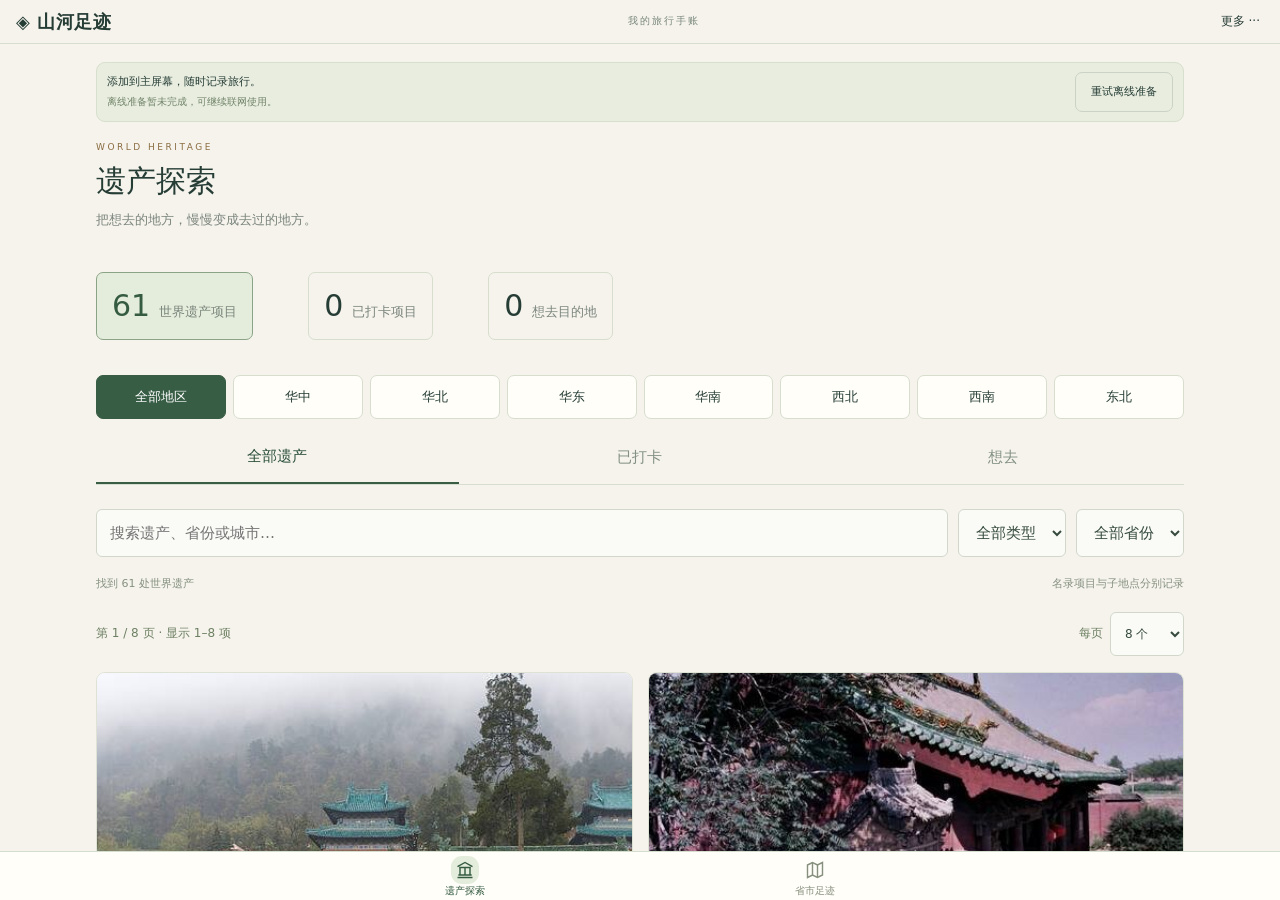
<file: index.html>
<!doctype html><html lang="zh-CN"><meta charset="utf-8"><meta name="viewport" content="width=device-width,initial-scale=1,viewport-fit=cover"><title>遗产探索 · 山河足迹</title><meta name="theme-color" content="#263d36"><meta name="apple-mobile-web-app-capable" content="yes"><meta name="apple-mobile-web-app-status-bar-style" content="default"><meta name="apple-mobile-web-app-title" content="山河足迹"><link rel="manifest" href="manifest.webmanifest"><link rel="apple-touch-icon" href="icons-apple-touch-icon.png"><link rel="stylesheet" href="style.css"><link rel="stylesheet" href="photos.css"><link rel="stylesheet" href="journal.css"><link rel="stylesheet" href="mobile.css"><link rel="stylesheet" href="responsive.css"><link rel="stylesheet" href="shell.css"><link rel="stylesheet" href="visit-photos.css"><link rel="stylesheet" href="app-frame.css"><link rel="stylesheet" href="visit-records.css"><body>
<header><a class="brand" href="./">◈ 山河足迹</a><span>我的旅行手账</span><details id="app-more"><summary aria-label="更多功能">更多 ···</summary><div class="more-menu"><button id="export" type="button">备份</button><label class="import">恢复<input id="import" type="file" accept="application/json" hidden></label><button id="install-help" type="button">使用说明</button><button id="offline-repair" type="button">重新准备离线资源</button></div></details></header>
<main id="app-content" tabindex="-1">
<section id="heritage-page" class="app-page" aria-labelledby="heritage-title">
<div class="page-heading"><span class="eyebrow">WORLD HERITAGE</span><h1 id="heritage-title">遗产探索</h1><p>把想去的地方，慢慢变成去过的地方。</p></div>
<div class="stats" id="stats" role="group" aria-label="遗产记录总览">
<button class="stat" type="button" data-overview-mode="all" aria-controls="results"><b id="stat-count-all"></b><span>世界遗产项目</span></button>
<button class="stat" type="button" data-overview-mode="done" aria-controls="results"><b id="stat-count-done"></b><span>已打卡项目</span></button>
<button class="stat" type="button" data-overview-mode="todo" aria-controls="results"><b id="stat-count-todo"></b><span>想去目的地</span></button>
</div>
<section class="heritage-browser" aria-label="世界遗产查询"><div id="regions" class="region-picker" role="group" aria-label="遗产地区"></div>
<article><nav id="heritage-modes" aria-label="遗产记录类型"><button class="tab active" data-mode="all">全部遗产</button><button class="tab" data-mode="done">已打卡</button><button class="tab" data-mode="todo">想去</button></nav>
<div id="filters"><input id="search" placeholder="搜索遗产、省份或城市…" aria-label="搜索"><select id="type" aria-label="遗产类型"><option value="">全部类型</option><option>文化遗产</option><option>自然遗产</option><option>双重遗产</option></select><select id="province" aria-label="省份"><option value="">全部省份</option></select></div>
<div id="heritage-location" class="heritage-location" hidden><span id="heritage-location-label"></span><button id="clear-location" type="button">清除城市条件</button></div>
<div class="result-head"><span id="count"></span><span>名录项目与子地点分别记录</span></div>
<div id="result-start" class="result-toolbar" tabindex="-1"><span id="page-range" role="status" aria-live="polite"></span><label for="page-size">每页 <select id="page-size" aria-label="每页遗产数量"><option value="8">8 个</option><option value="16">16 个</option><option value="32">32 个</option></select></label></div><div id="results"></div><div id="pagination" class="result-pagination" role="navigation" aria-label="遗产列表分页" hidden></div>
</article></section></section>
<section id="visits-page" class="app-page" aria-labelledby="visits-title" hidden>
<div class="page-heading"><span class="eyebrow">MY FOOTPRINTS</span><h1 id="visits-title">省市足迹</h1><p>每一次抵达，都值得记下来。</p></div>
<div id="visit-summary" class="visit-summary" role="status" aria-live="polite" aria-atomic="true"></div>
<section class="visit-browser" aria-label="省市到访记录">
<h2 class="section-label">按地区查看</h2><div id="visit-regions" class="region-picker" role="group" aria-label="到访记录地区"></div>
<div class="visit-filter-row"><label for="visit-status">到访状态</label><select id="visit-status"><option value="all">全部记录</option><option value="visited">已到访</option><option value="unvisited">未到访</option></select></div>
<p class="visit-instruction">点省名展开详情；勾选记录到访。省份与下级分别计数。</p>
<div id="provinces"></div>
</section></section>
<section id="visit-detail-page" class="app-page" aria-labelledby="visit-editor-title" hidden><div class="visit-editor-top"><button id="visit-editor-close" type="button">← 返回省市足迹</button><span>到访详情</span></div>
<div class="visit-editor-identity"><h1 id="visit-editor-title" tabindex="-1"></h1><p id="visit-editor-status"></p></div>
<div class="visit-editor-tabs" role="tablist" aria-label="省市记录详情"><button id="visit-tab-record" type="button" role="tab" data-visit-tab="record" aria-controls="visit-record-panel" aria-selected="true">日期与备注</button><button id="visit-tab-album" type="button" role="tab" data-visit-tab="album" aria-controls="visit-album-panel" aria-selected="false" tabindex="-1">照片 <span id="visit-album-count">0</span></button></div>
<section id="visit-record-panel" role="tabpanel" aria-labelledby="visit-tab-record"><form id="visit-editor-form"><div class="visit-dates-heading"><span>到访日期</span><span id="visit-dates-count">0 个日期</span></div><p class="visit-dates-help">可添加多次到访，按日期分别记录。</p><div id="visit-dates-list" class="visit-dates-list" aria-live="polite"></div><label class="visit-date-add-label" for="visit-date">新增到访日期</label><input id="visit-date" type="date"><label for="visit-date-note">本次到访备注 <span>选填，最多200字</span></label><textarea id="visit-date-note" maxlength="200" rows="2" placeholder="例如：和朋友徒步看日落。"></textarea><button id="visit-date-add" type="button">＋ 添加日期</button><label for="visit-note">地点备注 <span>选填，最多500字</span></label><textarea id="visit-note" maxlength="500" rows="3" placeholder="记录这个地方的整体印象。"></textarea><p class="visit-editor-help">保存日期和备注不会改变到访勾选状态。取消勾选也会保留这些内容及照片。</p><div class="visit-editor-actions"><button id="visit-editor-heritage" type="button">查看当地遗产 ↗</button><button class="primary" type="submit">保存全部记录</button></div></form></section>
<section id="visit-album-panel" role="tabpanel" aria-labelledby="visit-tab-album" hidden><div class="visit-album-intro"><p>把这座城的风景，留在自己的相册里。</p><button id="visit-photo-add" type="button"><span aria-hidden="true">＋</span> 添加照片</button><input id="visit-photo-files" type="file" accept="image/jpeg,image/png,image/webp,image/heic,image/heif" multiple hidden><p class="visit-album-help">每次最多6张，每张8MB以内。照片会压缩保存，仅本机可见。</p></div>
<form id="visit-photo-form" hidden><div class="visit-selection-heading"><strong id="visit-selection-count"></strong><button id="visit-photo-cancel" type="button">取消选择</button></div><div id="visit-photo-previews" class="visit-photo-grid"></div><label for="visit-photo-caption">这组照片的说明 <span>选填，保存后也可逐张修改</span></label><textarea id="visit-photo-caption" rows="2" maxlength="500" placeholder="例如：沿江散步时看到的晚霞。"></textarea><button class="primary" id="visit-photo-save" type="submit">保存照片</button></form>
<p id="visit-photo-status" role="status" aria-live="polite"></p><button id="visit-photo-retry" type="button" hidden>重新读取照片</button><div id="visit-photo-gallery" class="visit-photo-grid"></div><p class="visit-album-backup">照片随完整备份迁移，可在右上角“更多”中备份。</p></section></section>
<footer>资料来源：<a href="https://whc.unesco.org/en/statesparties/cn" target="_blank" rel="noopener">UNESCO 世界遗产中心 ↗</a> · 记录仅存本机，请定期备份。</footer>
</main>
<nav id="app-navigation" class="app-navigation" aria-label="主导航"><button type="button" data-app-page="heritage" aria-controls="heritage-page" aria-current="page"><span class="app-nav-icon"><svg viewBox="0 0 24 24" fill="none" stroke="currentColor" stroke-width="1.7" aria-hidden="true"><path d="m3 8 9-5 9 5M3 21h18M5 9h14M6 10v8m6-8v8m6-8v8M4 18h16"/></svg></span><span>遗产探索</span></button><button type="button" data-app-page="visits" aria-controls="visits-page"><span class="app-nav-icon"><svg viewBox="0 0 24 24" fill="none" stroke="currentColor" stroke-width="1.7" aria-hidden="true"><path d="m3 6 6-3 6 3 6-3v15l-6 3-6-3-6 3V6Z"/><path d="M9 3v15m6-12v15"/></svg></span><span>省市足迹</span></button></nav>
<div id="toast" role="status"></div>
<dialog id="visit-photo-viewer" aria-labelledby="visit-photo-viewer-title"><div class="visit-editor-top"><span id="visit-photo-viewer-title">省市照片</span><button id="visit-photo-viewer-close" type="button" aria-label="关闭省市照片">✕</button></div><img id="visit-photo-full" alt=""><form id="visit-photo-caption-form"><p id="visit-photo-saved-date"></p><label for="visit-photo-edit-caption">照片说明 <span>选填，最多500字</span></label><textarea id="visit-photo-edit-caption" rows="3" maxlength="500"></textarea><div class="visit-editor-actions"><button id="visit-photo-delete" class="visit-photo-delete" type="button">删除照片</button><button type="submit" class="primary">保存说明</button></div></form><div id="visit-photo-delete-confirm" role="alert" hidden><p>删除这张照片？此操作无法撤销。</p><div><button id="visit-photo-delete-cancel" type="button">保留照片</button><button id="visit-photo-delete-confirm-button" type="button" class="visit-photo-delete">确认删除</button></div></div></dialog>
<dialog id="photo-dialog" aria-labelledby="photo-title"><button id="photo-close" aria-label="关闭大图">✕</button><img id="photo-full" alt=""><div class="photo-detail"><div id="photo-caption"></div><h2 id="photo-title"></h2><p id="photo-intro"></p><a id="photo-credit" target="_blank" rel="noopener"></a><div id="photo-cover-tools"></div><p class="photo-note">照片展示遗产的代表性地点，系列遗产不代表所有组成部分。</p></div></dialog><script src="data.js"></script><script src="intros.js"></script><script src="photos.js"></script><script src="divisions.js"></script><script src="visit-model.js"></script><script src="visits.js"></script><script src="app.js"></script><script src="mobile-store.js"></script><script src="journal.js"></script><script src="mobile.js"></script><script src="covers.js"></script><script src="shell.js"></script><script src="visit-photos.js"></script><script src="offline.js"></script></body></html>
</file>
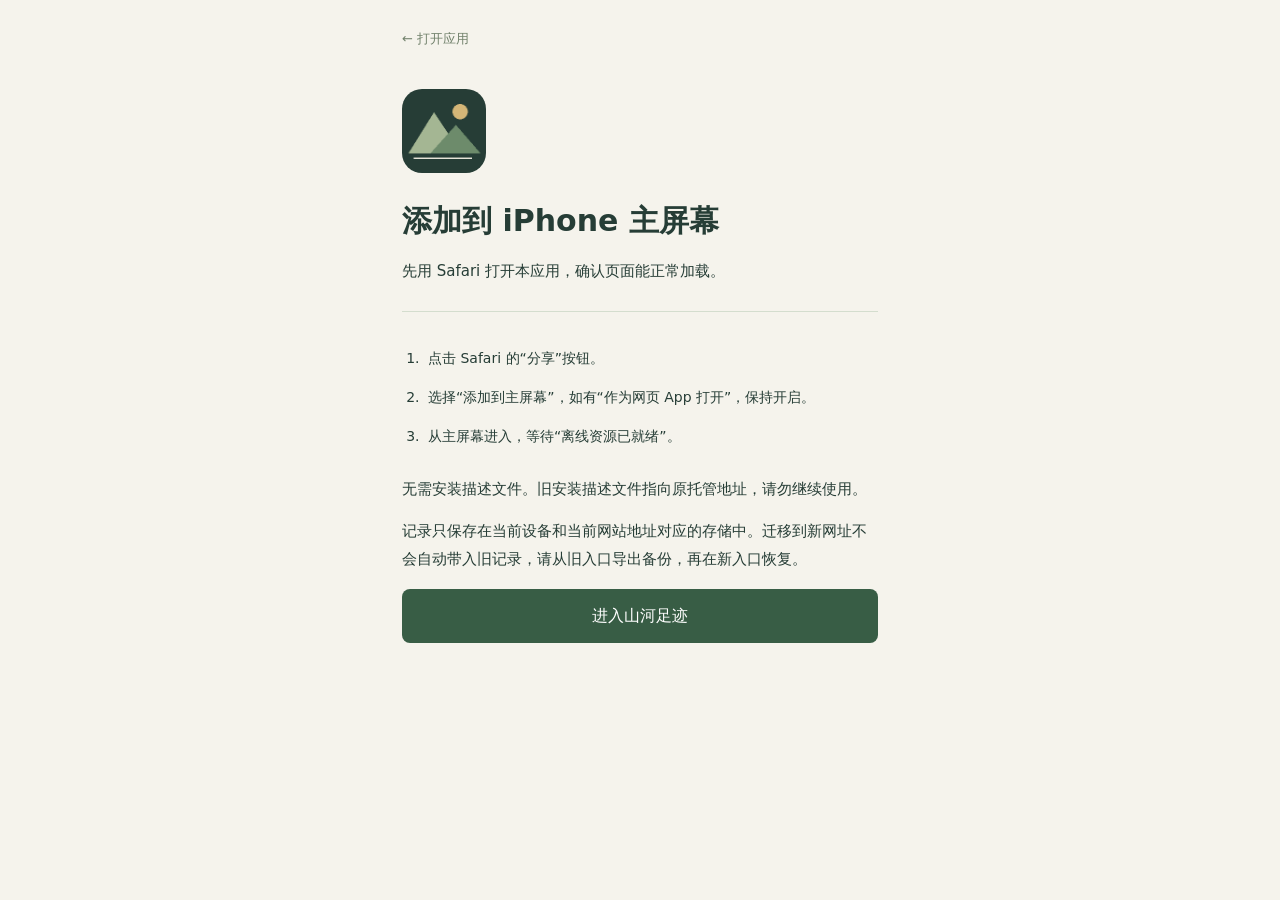
<file: install.html>
<!doctype html><html lang="zh-CN"><head><meta charset="utf-8"><meta name="viewport" content="width=device-width,initial-scale=1,viewport-fit=cover"><title>山河足迹 · 手机安装说明</title><link rel="stylesheet" href="install.css"></head><body><main><a href="./" class="back">← 打开应用</a><img class="icon" src="icons-apple-touch-icon.png" alt="山河足迹" width="84" height="84"><h1>添加到 iPhone 主屏幕</h1><p>先用 Safari 打开本应用，确认页面能正常加载。</p><section><ol><li>点击 Safari 的“分享”按钮。</li><li>选择“添加到主屏幕”，如有“作为网页 App 打开”，保持开启。</li><li>从主屏幕进入，等待“离线资源已就绪”。</li></ol></section><p>无需安装描述文件。旧安装描述文件指向原托管地址，请勿继续使用。</p><p>记录只保存在当前设备和当前网站地址对应的存储中。迁移到新网址不会自动带入旧记录，请从旧入口导出备份，再在新入口恢复。</p><a class="primary" href="./">进入山河足迹</a></main></body></html>
</file>
<file: style.css>
*{box-sizing:border-box}body{margin:0;background:#f5f3ec;color:#263d36;font:15px/1.65 system-ui,"Microsoft Yahei",sans-serif}button,input,select{font:inherit}button,a,label{ -webkit-tap-highlight-color:transparent}button{cursor:pointer}header{display:flex;align-items:center;gap:24px;padding:23px 5%;border-bottom:1px solid #d8ddd2}.brand{font-size:23px;font-weight:750;color:inherit;text-decoration:none}header>span{font-size:11px;letter-spacing:2px;color:#78867a;margin-right:auto}button,.import{border:1px solid #cbd2c6;border-radius:7px;background:transparent;padding:8px 15px;color:inherit;cursor:pointer}main{max-width:1440px;margin:auto;padding:55px 5% 25px}.eyebrow{font-size:12px;letter-spacing:3px;color:#8a6c41}h1{font-family:Georgia,"Songti SC",SimSun,serif;font-size:56px;line-height:1.22;font-weight:500;margin:18px 0}h1 em{font-style:normal;color:#899b78}.intro{color:#748078}.stats{display:flex;gap:55px;padding:24px 0 35px}.stat b{font-size:30px;font-weight:500;margin-right:9px}.stat span{color:#7b857c;font-size:13px}.workspace{display:grid;grid-template-columns:205px 1fr;border-top:1px solid #cbd2c6;gap:36px}aside{padding-top:22px}h3{font-size:13px;letter-spacing:1px}aside p{font-size:11px;color:#7b857c}aside button{display:block;width:100%;text-align:left;border:0;margin:3px 0}aside button.active{background:#e1e8da;color:#35583d;font-weight:600}hr{border:0;border-top:1px solid #d8ddd2;margin:22px 0}#provinces{display:grid;grid-template-columns:repeat(3,minmax(0,1fr));gap:6px}#provinces label{display:flex;align-items:center;gap:4px;min-height:34px;min-width:0;padding:7px 4px;font-size:12px;line-height:20px;white-space:nowrap;background:#ebece3;border-radius:4px;cursor:pointer}#provinces input[type=checkbox]{flex:0 0 14px;width:14px;height:14px;margin:0}#provinces label:focus-within{outline:2px solid #446647;outline-offset:2px}input[type=checkbox]{accent-color:#446647}nav{display:flex;gap:25px;border-bottom:1px solid #d8ddd2}nav button{border:0;border-radius:0;padding:23px 0 17px;color:#839083}nav button.active{color:#2c503a;border-bottom:2px solid #395d42}#filters{display:flex;gap:10px;margin:24px 0 15px}#search{min-width:100px;flex:1}input:not([type=checkbox]),select{border:1px solid #d1d8cb;background:#fafbf6;border-radius:6px;padding:11px 13px;color:#364b3e}select{max-width:160px}.result-head{display:flex;justify-content:space-between;color:#859080;font-size:11px;margin:18px 0}#results{display:grid;grid-template-columns:repeat(2,minmax(0,1fr));gap:15px}.card{background:#fffef9;border:1px solid #dee2d5;border-radius:9px;padding:22px;display:flex;flex-direction:column;min-height:225px}.card h2{font-family:Georgia,"Songti SC",SimSun,serif;font-size:21px;line-height:1.5;font-weight:600;margin:12px 0 7px}.tag{font-size:10px;letter-spacing:1px;color:#6e8063}.card p{font-size:12px;color:#899081;margin:0 0 15px}.card .actions{margin-top:auto;display:flex;align-items:center;gap:8px}.card button{font-size:12px;padding:5px 10px}.card button.on{background:#385d45;color:white;border-color:#385d45}.card a{margin-left:auto;font-size:11px;color:#8b987d}.components{border-top:1px dashed #dce0d2;padding-top:10px;margin-top:14px;display:flex;flex-wrap:wrap;gap:9px;font-size:11px}.notes{grid-column:1/-1;background:#fffef9;padding:25px;border-radius:8px}.notes h2{font-size:20px}.notes li{margin-bottom:12px}.empty{padding:50px;grid-column:1/-1;color:#7b857c;text-align:center}footer{margin-top:40px;padding-top:15px;border-top:1px solid #d8ddd2;color:#8a9386;font-size:11px}footer a{color:inherit}#toast{position:fixed;bottom:25px;left:50%;transform:translateX(-50%);background:#294b37;color:white;border-radius:7px;padding:10px 22px;display:none}@media(max-width:850px){main{padding-top:30px}.workspace{grid-template-columns:1fr;gap:10px}aside{padding-top:10px}#regions{display:flex;overflow:auto}aside button{width:auto;white-space:nowrap}aside hr,aside h3,aside p,#provinces{display:none}h1{font-size:43px}.stats{gap:20px}header{gap:10px}header>span{display:none}.brand{margin-right:auto}nav{gap:20px}#filters{flex-wrap:wrap}#search{flex-basis:100%}#results{grid-template-columns:1fr}.stat b{font-size:25px}}
</file>
<file: photos.css>
.card{overflow:hidden}.heritage-photo{margin:-22px -22px 18px}.card .photo-open{display:block;position:relative;width:100%;padding:0;border:0;border-radius:0;background:#e0e5d9;overflow:hidden;aspect-ratio:8/5}.photo-open img{display:block;width:100%;height:100%;object-fit:cover;transition:transform .3s ease}.photo-open:hover img{transform:scale(1.035)}.photo-open:focus-visible{outline:3px solid #35583d;outline-offset:-4px}.photo-hint{position:absolute;right:12px;bottom:12px;background:#183b2cbb;color:#fff;padding:4px 10px;border-radius:5px;font-size:11px;backdrop-filter:blur(4px)}.heritage-photo figcaption{padding:8px 14px 0;display:flex;flex-wrap:wrap;gap:3px 10px;font-size:10px;color:#7b857c;line-height:1.5}.heritage-photo figcaption>span{flex:1}.heritage-photo figcaption a{margin-left:0;font-size:10px}.card p.heritage-intro{color:#5f7061;font-size:13px;line-height:1.9;margin:0 0 20px}.photo-unavailable{color:#5f7061;font-size:13px}.photo-unavailable[hidden]{display:none}#photo-dialog{padding:0;border:0;border-radius:12px;max-width:950px;width:calc(100% - 32px);max-height:90vh;background:#fffef9;color:#263d36;box-shadow:0 20px 80px #0005;overflow:auto}#photo-dialog::backdrop{background:#10251fbd;backdrop-filter:blur(4px)}#photo-close{position:absolute;right:14px;top:14px;z-index:1;background:#fffef9ee;border:0;border-radius:50%;width:38px;height:38px;padding:0;color:#263d36}#photo-full{display:block;width:100%;max-height:62vh;object-fit:contain;background:#192b24}.photo-detail{padding:22px 28px}.photo-detail h2{font-size:25px;margin:6px 0 10px}.photo-detail p{font-size:14px;line-height:1.9}.photo-detail #photo-caption{font-size:12px;color:#84917f}.photo-detail a{font-size:12px;color:#59794c}.photo-detail p.photo-note{font-size:11px;color:#84917f;margin-bottom:0}@media(prefers-reduced-motion:reduce){.photo-open img{transition:none}}@media(max-width:600px){.photo-detail{padding:18px}.photo-detail h2{font-size:21px}.heritage-photo figcaption{font-size:10px}}
.cover-tools{display:flex;align-items:center;flex-wrap:wrap;gap:8px;padding:10px 14px 0}.cover-tools button{min-height:44px;padding:8px 12px;font-size:12px;line-height:1.5;border:1px solid #cbd5c1;border-radius:7px;background:#f5f6ee;color:#385d45}.cover-tools button:disabled{opacity:.55;cursor:wait}.cover-tools>span,.cover-personal-note{font-size:11px;color:#73816d}.travel-cover-block{min-width:0}.travel-cover-block .cover-tools,#photo-cover-tools .cover-tools{padding-left:0;padding-right:0}.travel-cover-block .travel-cover{display:block}.cover-tools button:focus-visible{outline:2px solid #385d45;outline-offset:2px}
</file>
<file: journal.css>
.card h2 a{font:inherit;color:inherit;text-decoration:none}.card h2 a:hover{text-decoration:underline;text-underline-offset:5px}.card .detail-open{display:block;text-align:center;color:#385d45;background:#edf1e6;border-radius:5px;padding:9px;margin:17px 0 0;font-size:13px;text-decoration:none}.travel-top{display:flex;align-items:center;justify-content:space-between;padding:16px 25px;background:#fffef9;position:sticky;top:0;z-index:2;border-bottom:1px solid #dce2d5;font-size:12px}.travel-top button{font-size:12px}#travel-heading{display:grid;grid-template-columns:260px 1fr;gap:28px;padding:28px}.travel-cover{width:100%;height:210px;object-fit:cover;border-radius:8px}#travel-heading h2{font:600 28px/1.5 Georgia,SimSun,serif;margin:8px 0}#travel-heading p{font-size:14px}#travel-heading a{color:#7b8b70;font-size:11px}.travel-tabs{display:flex;gap:25px;margin:0 28px;border-bottom:1px solid #cbd2c6}.travel-tabs button{border:0;border-radius:0;padding:12px 5px}.travel-tabs .active{border-bottom:2px solid #385d45;font-weight:600}#travel-status,#travel-retry{margin:15px 28px;font-size:12px;color:#697961}.travel-panel{padding:0 28px 28px}.travel-panel[hidden]{display:none}.travel-panel form{background:#fffef9;border:1px solid #dce2d5;border-radius:8px;padding:22px}.travel-panel label{display:block;font-size:14px;margin-bottom:8px;font-weight:600}.travel-panel textarea,.travel-panel input:not([type=checkbox]){width:100%;border:1px solid #cbd2c6;background:#fafbf6;padding:12px;border-radius:6px;color:#263d36;font:inherit;margin-bottom:14px}.travel-panel textarea{min-height:115px;resize:vertical}#journal-body-input{min-height:280px;line-height:1.9}.form-bottom{display:flex;flex-wrap:wrap;gap:12px;align-items:center}.form-bottom span{font-size:11px;color:#859080;margin-right:auto}.primary{background:#385d45;color:white;border-color:#385d45}button:disabled{opacity:.6;cursor:wait}.travel-panel>h3{font-size:16px;margin-top:25px}.travel-entry{padding:20px;background:#fffef9;border:1px solid #dce2d5;border-radius:8px;margin:12px 0}.travel-entry time{font-size:11px;color:#859080}.travel-entry h3{font-size:18px}.preserve-lines{white-space:pre-wrap;overflow-wrap:anywhere;line-height:1.9;font-size:14px}.field-help,.travel-empty,.travel-private{font-size:12px;color:#859080}.travel-private{margin:0 28px 20px}#travel-gallery{display:grid;grid-template-columns:repeat(3,minmax(0,1fr));gap:15px}#travel-gallery figure{margin:0;background:#fffef9;border-radius:7px;overflow:hidden}#travel-gallery button{width:100%;padding:0;border:0;display:block}#travel-gallery img{display:block;width:100%;height:210px;object-fit:cover}#travel-gallery figcaption{padding:10px;font-size:12px;overflow-wrap:anywhere}#photo-preview{display:flex;gap:8px;flex-wrap:wrap;margin-bottom:12px}#photo-preview img{width:90px;height:75px;object-fit:cover;border-radius:5px}#upload-status{font-size:12px;color:#697961}.travel-empty{grid-column:1/-1;padding:20px;text-align:center}@media(max-width:650px){#travel-heading{grid-template-columns:1fr;padding:18px;gap:12px}.travel-cover{height:180px}#travel-heading h2{font-size:23px}.travel-top{padding:12px 18px}.travel-tabs{margin:0 18px}.travel-panel{padding:0 18px 18px}.travel-panel form{padding:15px}#travel-status{margin:14px 18px}#travel-gallery{grid-template-columns:repeat(2,minmax(0,1fr))}#travel-gallery img{height:150px}.travel-private{margin:0 18px 20px}}

#travel-page{min-width:0;max-width:960px;margin-inline:auto}
#travel-page .travel-top{position:static;min-height:44px;height:auto;padding:0 12px;border:1px solid #dce2d5;border-radius:10px}
#travel-close{border:0;padding:6px 0;color:#385d45;min-height:44px}
#travel-title:focus{outline:none}
#travel-page input,#travel-page textarea{min-width:0;max-width:100%;scroll-margin-block:0}
@media(max-width:850px){
 #travel-page #travel-heading{padding-inline:0}
 #travel-page .travel-tabs{padding-inline:0}
 #travel-page .travel-panel{padding-inline:0}
 #travel-page #travel-status,#travel-page #travel-retry,#travel-page .travel-private{margin-inline:0}
}
</file>
<file: mobile.css>
html{padding:env(safe-area-inset-top) env(safe-area-inset-right) env(safe-area-inset-bottom) env(safe-area-inset-left);-webkit-text-size-adjust:100%}body{overscroll-behavior-y:none}button,.import,select,input{touch-action:manipulation}button,.import{min-height:44px}header{gap:10px;padding:14px 5%}.install-card{display:flex;gap:16px;justify-content:space-between;align-items:center;max-width:1296px;margin:16px auto 0;padding:16px 22px;background:#e8eddf;border:1px solid #d7dfcd;border-radius:9px;font-size:12px}.install-card p{margin:5px 0}.install-card button{white-space:nowrap;font-size:12px}.install-card #mobile-cache-status{font-size:11px;color:#718368}#mobile-provinces-toggle{display:none}#mobile-help{width:min(540px,calc(100% - 30px));max-height:86dvh;padding:24px;border:0;border-radius:12px;background:#fffef9;color:#263d36}#mobile-help::backdrop{background:#18352cbb}#help-close{float:right;border:0}#mobile-help p,#mobile-help li{font-size:14px;line-height:1.9}#mobile-help li{margin:12px 0}#mobile-help h2{font-size:23px}#mobile-help h3{font-size:16px}.travel-panel textarea,.travel-panel input:not([type=checkbox]){font-size:16px}#photo-dialog{max-height:calc(100dvh - env(safe-area-inset-top) - env(safe-area-inset-bottom) - 16px)}#toast{max-width:90%;font-size:13px;text-align:center;bottom:calc(20px + env(safe-area-inset-bottom));z-index:5}@media(max-width:850px){.install-card{margin:12px 5% 0;padding:12px;gap:8px;align-items:flex-start}.brand{font-size:20px}header .import,header button{padding:7px 11px;font-size:13px}main{padding-top:25px}h1{font-size:38px}#search,select{font-size:16px;min-height:46px}.stats{justify-content:space-between;gap:8px}.stat b{font-size:26px}.stat span{font-size:11px}.workspace{min-width:0}article{min-width:0}nav{gap:22px}#regions button{padding:9px 12px}#regions{padding-bottom:8px}aside{display:flex;flex-direction:column}#mobile-provinces-toggle{display:block;width:auto;align-self:flex-start;font-size:12px;margin:2px 0 12px;border:1px solid #d1d8cb}.show-provinces #provinces{display:grid;grid-template-columns:repeat(4,minmax(0,1fr));gap:8px;padding-bottom:15px}#provinces label{min-height:40px;padding:9px 6px;gap:6px}.card .actions{flex-wrap:wrap;gap:10px}.card .actions button{padding:8px 12px}.card .detail-open{padding:12px;margin-top:14px}.card h2{font-size:23px}.result-head>span:last-child{max-width:48%;text-align:right}.travel-top{gap:10px}.travel-top button{white-space:nowrap}.travel-tabs{gap:30px}.travel-panel form{padding:16px}#travel-files{padding:9px}#travel-gallery img{height:145px}#journal-body-input{min-height:240px}.photo-detail{padding-bottom:calc(20px + env(safe-area-inset-bottom))}}@media(max-width:360px){header{padding:10px 4%}.brand{font-size:18px}.install-card{display:block}.install-card button{margin-top:7px}.stats .stat span{display:block}.show-provinces #provinces{grid-template-columns:repeat(3,minmax(0,1fr))}}
</file>
<file: responsive.css>
[hidden]{display:none!important}html{-webkit-text-size-adjust:100%}body{overflow-wrap:break-word}header .import{display:inline-flex;align-items:center;justify-content:center}.install-copy{min-width:0}.install-actions{display:flex;align-items:center;gap:6px;flex-shrink:0}.install-card p{margin:3px 0}
@media(max-width:850px){
 html{padding:0 env(safe-area-inset-right) 0 env(safe-area-inset-left)}body{padding-bottom:env(safe-area-inset-bottom)}
 header{position:sticky;top:0;z-index:10;display:grid;grid-template-columns:minmax(0,1fr) auto auto;gap:8px;align-items:center;padding:calc(10px + env(safe-area-inset-top)) 16px 10px;background:#f5f3ecf5;backdrop-filter:blur(14px)}
 header>span{display:none}.brand{font-size:21px;line-height:1.3;margin:0;white-space:nowrap;letter-spacing:1px}header button,header .import{font-size:13px;padding:8px 12px;min-width:54px;min-height:44px;line-height:1.4}
 .install-card{display:flex;margin:10px 16px 0;padding:10px 12px;gap:10px;align-items:center;border-radius:8px}.install-instruction{font-size:12px;line-height:1.6}.install-card button{padding:7px 10px}#mobile-cache-status{font-size:11px;line-height:1.6;color:#526a4c;overflow-wrap:anywhere}
 main{padding:20px 16px 24px;max-width:680px}.eyebrow{display:none}h1{font-size:clamp(23px,6.2vw,31px);line-height:1.35;margin:0 0 7px;letter-spacing:1px}h1 br{display:none}.intro{font-size:12px;line-height:1.8;color:#748078}
 .stats{display:grid;grid-template-columns:repeat(3,minmax(0,1fr));gap:8px;padding:16px 0 18px}.stat{padding:11px 8px;background:#ebece3;border-radius:8px;text-align:center}.stat b{display:block;font-size:26px;line-height:1.2;margin:0 0 4px;font-variant-numeric:tabular-nums}.stat span{display:block;font-size:11px;line-height:1.4;white-space:nowrap}
 .workspace{display:block;min-width:0;border-top:0}aside{display:flex;flex-direction:column;padding-top:0;min-width:0}aside hr,aside h3,aside p{display:none}
 #regions{display:grid;grid-template-columns:repeat(4,minmax(0,1fr));gap:6px;overflow:visible;padding:0;margin:0}#regions button{width:100%;min-width:0;min-height:44px;margin:0;padding:8px 4px;border:1px solid #d7dece;border-radius:7px;text-align:center;font-size:13px;background:#fffef9;white-space:nowrap}#regions button.active{background:#385d45;border-color:#385d45;color:#fff}
 #mobile-provinces-toggle{display:block;width:100%;align-self:stretch;min-height:44px;text-align:center;font-size:12px;margin:8px 0 10px;border:1px dashed #cbd5c1;border-radius:7px;color:#65785e}#provinces{display:none}.show-provinces #provinces{display:grid;grid-template-columns:repeat(4,minmax(0,1fr));gap:6px;padding:8px 0}#provinces label{min-height:44px;justify-content:flex-start;gap:6px;padding:8px 5px;font-size:12px}#provinces input[type=checkbox]{width:18px;height:18px;flex-basis:18px}
 article{min-width:0}article>nav{display:grid;grid-template-columns:repeat(3,minmax(0,1fr));gap:0;align-items:stretch;border-bottom:1px solid #cbd2c6}article>nav button{padding:13px 3px 12px;min-width:0;min-height:48px;white-space:nowrap;font-size:13px;line-height:1.5}
 #filters{display:grid;grid-template-columns:repeat(2,minmax(0,1fr));gap:8px;margin:16px 0 10px}#search{grid-column:1/-1;width:100%;min-width:0;max-width:none}#filters select{width:100%;min-width:0;max-width:none}#search,#filters select{font-size:16px;min-height:48px;padding:11px 12px;line-height:1.5;border-radius:8px}
 .result-head{margin:14px 0 12px;gap:12px;align-items:center;font-size:11px;line-height:1.6}.result-head>span:last-child{max-width:52%;text-align:right}#results{grid-template-columns:minmax(0,1fr);gap:16px}
 .card{padding:16px;min-width:0;border-radius:12px}.heritage-photo{margin:-16px -16px 14px}.card .photo-open{aspect-ratio:16/10}.heritage-photo figcaption{display:flex;flex-direction:column;align-items:flex-start;gap:3px;padding:8px 14px 0;overflow-wrap:anywhere}.heritage-photo figcaption a{margin:0;line-height:1.6}.card h2{font-size:21px;line-height:1.55;margin:9px 0 7px;overflow-wrap:anywhere}.card p{line-height:1.7}.card p.heritage-intro{font-size:13px;line-height:1.9;margin-bottom:16px}
 .card .actions{display:grid;grid-template-columns:repeat(2,minmax(0,1fr));gap:8px;align-items:center}.card .actions button{min-width:0;width:100%;font-size:14px;min-height:44px;padding:9px 6px}.card .actions>a{grid-column:1/-1;justify-self:end;font-size:12px;line-height:44px;min-height:44px;margin:0}.card .detail-open{min-height:48px;display:flex;align-items:center;justify-content:center;width:100%;margin:12px 0 0;padding:12px 8px;font-size:14px;line-height:1.6;background:#385d45;color:white;border-radius:7px}
 .components{gap:7px}.components label{display:inline-flex;align-items:center;gap:6px;min-height:44px;padding:6px 9px;border-radius:5px;background:#f0f2e9;font-size:12px;line-height:1.6}.components input[type=checkbox]{width:18px;height:18px;margin:0;flex:0 0 18px}.notes{padding:18px;min-width:0;font-size:13px;line-height:1.9;overflow-wrap:anywhere}.notes ul{padding-left:20px}footer{font-size:11px;line-height:1.9;margin-top:28px;padding-top:16px}
 #photo-dialog{position:fixed;inset:0 auto auto 0;width:100%;max-width:100%;height:100vh;height:var(--mobile-dialog-height,100dvh);max-height:100vh;max-height:var(--mobile-dialog-height,100dvh);margin:0;border:0;border-radius:0;padding:0;overscroll-behavior:contain;scroll-padding-top:calc(132px + env(safe-area-inset-top));scroll-padding-bottom:calc(24px + env(safe-area-inset-bottom))}
 .travel-top{position:sticky;top:0;z-index:4;height:calc(64px + env(safe-area-inset-top));padding:calc(10px + env(safe-area-inset-top)) 16px 10px;gap:8px;background:#fffef9}.travel-top>span{font-size:11px;min-width:0}.travel-top button{white-space:nowrap;padding:8px 12px;min-height:44px;font-size:13px;flex-shrink:0}
 #travel-heading{grid-template-columns:minmax(0,1fr);padding:16px;gap:12px}.travel-cover{width:100%;height:190px;border-radius:8px}#travel-heading .eyebrow{display:block;font-size:11px;letter-spacing:1px}#travel-heading h2{font-size:23px;line-height:1.5;overflow-wrap:anywhere;margin:7px 0 8px}#travel-heading p{font-size:13px;line-height:1.85;margin:5px 0}
 .travel-tabs{display:grid;grid-template-columns:repeat(3,minmax(0,1fr));margin:0;padding:0 16px;gap:8px;background:#f5f3ec}.travel-tabs button{padding:13px 4px;min-height:50px;text-align:center;font-size:15px}#travel-status,#travel-retry{margin:12px 16px;font-size:12px;line-height:1.8;overflow-wrap:anywhere}
 .travel-panel{padding:0 16px 20px;min-width:0}.travel-panel form{padding:14px;min-width:0;border-radius:10px}.travel-panel label{font-size:14px;margin-bottom:8px}.travel-panel input:not([type=checkbox]),.travel-panel textarea{width:100%;min-width:0;max-width:100%;font-size:16px;padding:11px 12px;border-radius:7px;scroll-margin-block:18px}.travel-panel textarea{min-height:150px;line-height:1.8}#journal-body-input{min-height:240px;line-height:1.9}
 .form-bottom{display:grid;grid-template-columns:repeat(2,minmax(0,1fr));gap:10px}.form-bottom span{grid-column:1/-1;margin:0;font-size:11px;line-height:1.7}.form-bottom button{min-width:0;min-height:48px;font-size:14px;padding:10px 5px}#comment-form .form-bottom button{grid-column:1/-1}#photo-form>button{width:100%;min-height:48px;font-size:14px}
 #travel-files{padding:8px;font-size:13px}.travel-panel input::file-selector-button{max-width:100%;font:inherit;border:0;border-radius:5px;background:#e6ebdd;color:#385d45;padding:10px;margin-right:8px;min-height:42px}#photo-preview{display:grid;grid-template-columns:repeat(3,minmax(0,1fr));gap:7px}#photo-preview img{width:100%;height:80px}#travel-gallery{grid-template-columns:repeat(2,minmax(0,1fr));gap:10px}#travel-gallery img{height:auto;aspect-ratio:1;object-fit:cover}#travel-gallery figcaption{padding:8px;font-size:12px;line-height:1.7}
 .travel-entry{padding:16px}.travel-entry h3{font-size:18px}.preserve-lines{font-size:14px;line-height:1.95}.travel-private{margin:0 16px;padding:0 0 calc(22px + env(safe-area-inset-bottom));font-size:11px}#photo-close{top:calc(12px + env(safe-area-inset-top));right:12px;min-height:44px;width:44px;height:44px;background:#fffef9f0}#photo-full{max-height:65vh;max-height:65dvh;margin-top:env(safe-area-inset-top)}.photo-detail{padding:20px 18px calc(24px + env(safe-area-inset-bottom))}.photo-detail h2{font-size:23px;line-height:1.5}
 #mobile-help{max-height:calc(var(--mobile-dialog-height,90dvh) - 32px);padding:20px}#mobile-help h2{font-size:22px;clear:both}#mobile-help ol{padding-left:22px}
}
@media(max-width:360px){header{gap:6px;padding-left:12px;padding-right:12px}.brand{font-size:18px;letter-spacing:0}header button,header .import{font-size:12px;min-width:48px;padding:8px}main{padding-right:12px;padding-left:12px}.install-card{margin-right:12px;margin-left:12px;padding:9px 10px;gap:5px}.install-card button{font-size:11px;padding:6px 8px}.install-actions{flex-direction:column;gap:4px}#regions{gap:5px}#regions button{font-size:12px}.show-provinces #provinces{grid-template-columns:repeat(3,minmax(0,1fr))}.stat{padding:10px 4px}.stat b{font-size:24px}.stat span{font-size:10px}article>nav button{font-size:12px}.card h2{font-size:20px}.travel-top>span{font-size:10px}}
@media(display-mode:standalone){.install-instruction{display:none}.install-card{padding-top:8px;padding-bottom:8px}}
@media(prefers-reduced-motion:reduce){*{scroll-behavior:auto!important}}
#provinces{display:block}#provinces .visit-help{display:block;font-size:11px;line-height:1.7;color:#7b857c;margin:0 0 10px}.province-visit{border-bottom:1px solid #dce2d5;padding:5px 0}.visit-heading{display:flex;justify-content:space-between;gap:8px;align-items:center}#provinces .visit-heading label{display:flex;align-items:center;gap:7px;min-height:44px;padding:4px;background:transparent;font-size:13px}.visit-heading button{font-size:11px;min-height:44px;padding:5px 7px;white-space:nowrap}.visit-children{display:grid;grid-template-columns:repeat(2,minmax(0,1fr));gap:5px;padding:6px 0 12px}#provinces .visit-children label{display:flex;gap:6px;align-items:center;min-height:44px;padding:6px;font-size:11px;line-height:1.6;overflow-wrap:anywhere;white-space:normal}#provinces input[type=checkbox]{flex:0 0 18px;width:18px;height:18px}@media(max-width:850px){#provinces{display:none}.show-provinces #provinces{display:block}.visit-children{grid-template-columns:repeat(2,minmax(0,1fr))}#provinces .visit-children label{font-size:12px}}

#provinces .visit-heading{gap:4px}#provinces .visit-check{flex:0 0 auto;padding:2px;min-width:22px}#provinces .visit-province-name{flex:1;min-width:0;text-align:left;font-size:13px;padding:7px 5px;border:0;border-radius:5px;color:#385d45;background:transparent}#provinces .visit-province-name.active{background:#385d45;color:#fff;font-weight:600}#provinces .visit-province-name:focus-visible{outline:2px solid #385d45;outline-offset:2px}

#provinces .visit-heading button{width:auto;margin:0}#provinces .visit-heading [data-expand-visits]{flex:0 0 auto}
.visit-summary{margin:14px 0 12px;padding:12px;border:1px solid #d5dece;border-radius:10px;background:#fffef9}.visit-summary-scope{display:flex;flex-wrap:wrap;justify-content:space-between;gap:4px 8px;font-size:11px;line-height:1.6;color:#385d45;margin-bottom:10px}.visit-summary-scope>span:last-child{color:#819079;font-size:10px}.visit-metrics{display:grid;grid-template-columns:repeat(2,minmax(0,1fr));gap:8px}.visit-metric{min-width:0;background:#eef1e7;border-radius:7px;padding:10px 8px}.visit-metric-label{display:block;font-size:11px;color:#62755e}.visit-metric-number{white-space:nowrap;line-height:1.4;margin:5px 0 8px;font-variant-numeric:tabular-nums}.visit-metric-number strong{font-size:27px;font-weight:600;color:#263d36}.visit-metric-number>span{font-size:11px;color:#788772}#visit-summary p{display:block;font-size:10px;line-height:1.7;margin:9px 0 0;color:#788772}.visit-total-note b{color:#385d45}.visit-summary progress,.visit-province-progress{display:block;width:100%;height:4px;border:0;border-radius:8px;overflow:hidden;background:#dce3d4;appearance:none;accent-color:#446b4f}.visit-summary progress::-webkit-progress-bar,.visit-province-progress::-webkit-progress-bar{background:#dce3d4;border-radius:8px}.visit-summary progress::-webkit-progress-value,.visit-province-progress::-webkit-progress-value{background:#446b4f;border-radius:8px}.visit-summary progress::-moz-progress-bar,.visit-province-progress::-moz-progress-bar{background:#446b4f;border-radius:8px}.visit-province-progress{height:3px;margin:1px 0 6px}.province-visit.is-visited .visit-check{color:#385d45}#provinces .visit-children label.is-visited{background:#dfead7;color:#294b31}@media(max-width:850px){.visit-summary{margin:9px 0 4px;padding:12px}.visit-summary-scope{font-size:12px}.visit-metric{padding:11px 12px}.visit-metric-label{font-size:12px}.visit-metric-number strong{font-size:29px}#visit-summary p{font-size:11px}}
.result-toolbar{display:flex;align-items:center;justify-content:space-between;gap:12px;margin:12px 0 16px;color:#6e8063;font-size:12px;scroll-margin-top:90px}.result-toolbar:focus{outline:0}.result-toolbar:focus-visible{outline:2px solid #446647;outline-offset:5px;border-radius:6px}.result-toolbar label{display:flex;align-items:center;gap:7px;white-space:nowrap}.result-toolbar select{padding:7px 10px;min-height:44px}.result-pagination{display:flex;align-items:center;justify-content:center;flex-wrap:wrap;gap:10px;margin:24px 0 12px}.result-pagination button{min-width:44px;min-height:44px;padding:8px 12px;background:#fffef9}.result-pagination button[aria-current=page]{background:#385d45;border-color:#385d45;color:#fff;font-weight:600}.result-pagination button:disabled{opacity:.4;cursor:default}.page-numbers{display:flex;align-items:center;justify-content:center;gap:5px}.page-gap{padding:0 3px;color:#859080}.result-pagination button:focus-visible{outline:2px solid #446647;outline-offset:3px}@media(max-width:850px){.result-toolbar{font-size:12px;gap:8px}.result-toolbar select{font-size:16px;max-width:90px}.result-pagination{display:grid;grid-template-columns:1fr 1fr;gap:10px}.result-pagination>button{width:100%}.result-pagination>.page-numbers{grid-column:1/-1;grid-row:1;gap:4px}.page-numbers button{min-width:40px;padding:8px}.page-gap{padding:0 2px}}
</file>
<file: shell.css>
/* The two pages keep their own controls and share the fixed app navigation. */
body{padding-bottom:calc(86px + env(safe-area-inset-bottom))}header{position:sticky;top:0;z-index:10;background:#f5f3ecf5;backdrop-filter:blur(14px)}header>.brand{margin-right:auto}header>span{margin-right:0}main{max-width:1120px;padding-top:30px}.app-page{min-width:0}.page-heading{margin-bottom:22px}.page-heading .eyebrow{display:block;font-size:10px;letter-spacing:2.5px;color:#8a6c41}.page-heading h1{font:500 36px/1.35 Georgia,"Songti SC",SimSun,serif;margin:7px 0;color:#263d36}.page-heading p{font-size:13px;color:#7b857c;margin:0}.section-label{font-size:13px;margin:0 0 10px;font-weight:500;color:#6e8063}.app-navigation{position:fixed;z-index:20;bottom:0;left:0;right:0;display:grid;grid-template-columns:repeat(2,minmax(0,1fr));gap:0;padding:8px max(16px,calc((100vw - 700px)/2)) calc(8px + env(safe-area-inset-bottom));border-top:1px solid #d5ddcf;background:#fffef9}.app-navigation button{display:flex;flex-direction:column;align-items:center;justify-content:center;gap:3px;min-height:54px;padding:4px 12px;border:0;border-radius:9px;color:#87907e;font-size:12px;font-weight:500}.app-navigation button:focus-visible{outline:2px solid #385d45;outline-offset:1px}#toast{z-index:50;bottom:calc(94px + env(safe-area-inset-bottom));max-width:90%;font-size:13px}
#app-more{position:relative;margin-left:auto}#app-more summary{list-style:none;cursor:pointer;border:1px solid #cbd2c6;border-radius:8px;padding:9px 14px;min-height:44px;font-size:13px;white-space:nowrap}#app-more summary::-webkit-details-marker{display:none}.more-menu{position:absolute;right:0;top:calc(100% + 7px);display:grid;min-width:160px;padding:7px;background:#fffef9;border:1px solid #d5ddcf;border-radius:10px;box-shadow:0 8px 30px #263d3618;z-index:30}.more-menu button,.more-menu .import{width:100%;margin:0;min-height:44px;text-align:left;justify-content:flex-start;border:0;font-size:14px;padding:10px 14px}.more-menu button:hover,.more-menu .import:hover{background:#eef1e7}.install-card{max-width:1120px;margin:12px auto 0}.install-actions:empty{display:none}
.region-picker{display:grid;grid-template-columns:repeat(8,minmax(0,1fr));gap:7px}.region-picker button,#regions button{width:100%;min-height:44px;margin:0;padding:8px 5px;border:1px solid #d7dece;border-radius:7px;background:#fffef9;font-size:13px;text-align:center;white-space:nowrap}.region-picker button.active,#regions button.active{background:#385d45;color:#fff;border-color:#385d45}.visit-filter-row{display:flex;align-items:center;justify-content:space-between;gap:12px;margin:16px 0 12px;font-size:13px;color:#6e8063}.visit-filter-row select{min-height:44px;min-width:150px}.visit-instruction{font-size:12px;line-height:1.8;color:#7b857c;margin:0 0 16px}#provinces{display:grid;grid-template-columns:repeat(2,minmax(0,1fr));gap:12px;align-items:start}.province-visit{min-width:0;border:1px solid #d9e0d1;border-radius:12px;padding:12px 14px;background:#fffef9}.province-visit.is-visited{border-color:#a8bea0}#provinces .visit-heading button{width:auto;margin:0}#provinces .visit-heading .visit-province-name{font-size:17px;font-weight:600;flex:1;min-width:0;text-align:left;color:#263d36}.visit-heading [data-expand-visits]{color:#6b805e;background:#f0f3e9;border:0;border-radius:6px;font-size:12px}.visit-province-progress{margin:7px 0 10px}#provinces .visit-check{display:flex;align-items:center;padding:0 4px 0 0;min-height:44px;min-width:23px;background:transparent;flex:0 0 auto}#provinces input[type=checkbox]{width:20px;height:20px;flex:0 0 20px}#provinces .visit-children{display:grid;grid-template-columns:1fr;gap:8px;padding:12px 0 0}.visit-child{min-width:0;border-radius:8px;background:#f3f4ec;padding:8px 10px;border:1px solid transparent}.visit-child.is-visited{background:#e8efdf;border-color:#d5e1ca}.visit-child-heading{display:flex;align-items:center;gap:4px}.visit-place-name{border:0;background:transparent;text-align:left;padding:7px 3px;min-height:44px;min-width:0;font-size:14px;overflow-wrap:anywhere;flex:1}.visit-row-actions{display:flex;align-items:center;justify-content:space-between;gap:8px}.visit-row-actions button{border:0;min-height:44px;font-size:12px;padding:7px 3px;color:#69825b;text-align:left}.visit-row-actions button:first-child{color:#849078}.visit-note-preview{display:flex;flex-wrap:wrap;gap:3px 8px;margin:2px 0 7px;font-size:12px;line-height:1.7;color:#708067;overflow-wrap:anywhere}.visit-note-preview time{flex-shrink:0;color:#476340}.visit-note-preview span{display:-webkit-box;-webkit-box-orient:vertical;-webkit-line-clamp:2;overflow:hidden;white-space:pre-wrap}.visit-child-empty{font-size:12px;color:#859080}.visit-summary{margin:0 0 22px;padding:18px}.visit-summary-scope{font-size:13px}.visit-metric{padding:14px 16px}.visit-metric-number strong{font-size:34px}.visit-metric-label{font-size:13px}#visit-summary p{font-size:12px}.heritage-browser>#regions{margin-bottom:12px}.heritage-browser article>nav{display:grid;grid-template-columns:repeat(3,minmax(0,1fr));gap:0}.heritage-browser article>nav button{min-height:48px;padding:13px 5px}.heritage-location{display:flex;justify-content:space-between;align-items:center;gap:8px;padding:8px 12px;background:#eaf0e3;border-radius:7px;font-size:12px;color:#42613e}.heritage-location button{font-size:12px;padding:6px 8px;min-height:40px;border:0}.heritage-browser #results{grid-template-columns:repeat(2,minmax(0,1fr))}
.visit-editor-top{display:flex;align-items:center;justify-content:space-between;padding:12px 20px;border-bottom:1px solid #e1e5d9;font-size:12px;color:#79876e}.visit-editor-top button{width:44px;height:44px;padding:0;border:0;font-size:18px}#visit-editor-form{padding:20px}#visit-editor-title{font-size:26px;line-height:1.4;margin:0 0 5px}#visit-editor-status{font-size:12px;color:#6f825f;margin:0 0 22px}#visit-editor-form>label{display:block;font-size:14px;margin:16px 0 8px}#visit-editor-form>label span{display:block;color:#8a9482;font-size:11px;margin-top:3px}#visit-editor-form input,#visit-editor-form textarea,#travel-page input:not([type=file]),#travel-page textarea{display:block;width:100%;min-width:0;font:16px/1.65 system-ui,sans-serif;padding:10px 12px;border:1px solid #d1d8cb;border-radius:8px;background:#fafbf6;color:#364b3e}#visit-editor-form input{min-height:48px}#visit-editor-form textarea{resize:vertical;min-height:132px}.visit-editor-help{font-size:11px;line-height:1.8;color:#8a9482}.visit-editor-actions{display:flex;justify-content:space-between;gap:10px;margin-top:22px}.visit-editor-actions button{font-size:13px;min-height:46px;padding:10px 12px}.visit-editor-actions .primary{background:#385d45;border-color:#385d45;color:#fff}#visit-editor-form :focus-visible,#travel-page input:focus-visible,#travel-page textarea:focus-visible{outline:2px solid #446647;outline-offset:2px}
@media(max-width:850px){#travel-page textarea{min-height:132px;line-height:1.65}header{display:flex;padding-left:16px;padding-right:16px}.brand{font-size:21px}main{padding-top:24px}.page-heading{margin-bottom:20px}.page-heading h1{font-size:30px}.page-heading p{font-size:12px}.install-card{margin:10px 16px 0;padding:8px 11px}.region-picker,#regions{display:grid;grid-template-columns:repeat(4,minmax(0,1fr));gap:6px}.visit-summary{padding:14px;margin-bottom:22px}.visit-metric{padding:12px}.visit-metric-number strong{font-size:31px}#provinces,.show-provinces #provinces{display:grid;grid-template-columns:minmax(0,1fr);gap:10px}#provinces .visit-heading .visit-province-name{font-size:17px}.province-visit{padding:10px 13px}#provinces .visit-children{display:grid;grid-template-columns:1fr}.visit-filter-row select{font-size:16px}.visit-instruction{font-size:11px}.heritage-browser #results{grid-template-columns:minmax(0,1fr)}.heritage-browser .stats{padding-top:0}.app-navigation{padding-left:16px;padding-right:16px}.visit-editor-top{padding:8px 16px}#visit-editor-form{padding:18px}.visit-editor-actions{flex-wrap:wrap}.visit-editor-actions button{flex:1;white-space:nowrap}#toast{padding:10px 14px;width:max-content;max-width:calc(100% - 32px)}}
</file>
<file: visit-photos.css>
.visit-row-actions .visit-photo-count{color:#4c7051;white-space:nowrap}.visit-photo-count span{display:inline-block;min-width:16px;text-align:center;font-variant-numeric:tabular-nums}.visit-editor-identity{padding:20px 20px 12px}.visit-editor-identity #visit-editor-status{margin-bottom:0}.visit-editor-tabs{display:grid;grid-template-columns:1fr 1fr;margin:0;padding:0 20px;border-bottom:1px solid #dce2d4;background:#fffef9}.visit-editor-tabs button{min-height:48px;padding:10px 8px;border:0;border-radius:0;font-size:14px;color:#89947f}.visit-editor-tabs button[aria-selected=true]{color:#355b41;font-weight:600;border-bottom:2px solid #385d45}.visit-editor-tabs button:focus-visible{outline:2px solid #446647;outline-offset:-4px}.visit-editor-tabs span{padding:1px 7px;margin-left:4px;border-radius:12px;background:#eaf0e3;font-size:11px}.visit-editor-identity+#visit-editor-form{padding-top:0}#visit-record-panel #visit-editor-form{padding-top:2px}#visit-record-panel .visit-editor-actions{flex-wrap:wrap}.visit-editor-actions .primary:disabled{opacity:.55}
#visit-album-panel{padding:18px 20px 20px}.visit-album-intro>p:first-child{font-size:13px;line-height:1.8;margin:0 0 12px;color:#718366}#visit-photo-add{display:flex;gap:8px;align-items:center;justify-content:center;width:100%;min-height:50px;border:1px dashed #9eb390;border-radius:9px;background:#edf3e6;color:#385d45;font-size:15px}#visit-photo-add>span{font-size:22px;line-height:1}.visit-album-help,.visit-album-backup{font-size:11px;line-height:1.8;color:#8a9482;margin:10px 0 0}.visit-album-backup{border-top:1px solid #e1e5d9;padding-top:12px;margin-top:20px}.visit-photo-grid{display:grid;grid-template-columns:repeat(3,minmax(0,1fr));gap:10px}.visit-photo-grid figure{margin:0;min-width:0}.visit-photo-grid button{display:block;width:100%;padding:0;border:0;border-radius:8px;overflow:hidden;background:#e8edde}.visit-photo-grid img{display:block;width:100%;height:auto;aspect-ratio:1;object-fit:cover;border-radius:8px;background:#e8edde}.visit-photo-grid figcaption{display:-webkit-box;-webkit-box-orient:vertical;-webkit-line-clamp:2;overflow:hidden;font-size:11px;line-height:1.65;color:#7a8870;margin:5px 0 0;overflow-wrap:anywhere;white-space:pre-wrap}.visit-album-empty{grid-column:1/-1;padding:25px 12px 18px;text-align:center;color:#8a967e}.visit-album-empty>span{display:block;font-size:35px;line-height:1.5;color:#a6b798}.visit-album-empty strong{display:block;font-size:13px;font-weight:500;margin:6px 0}.visit-album-empty p{font-size:11px;line-height:1.8;margin:0}.visit-photo-grid button:focus-visible{outline:2px solid #446647;outline-offset:3px}#visit-photo-status{font-size:12px;line-height:1.8;color:#6d805e;margin:14px 0;overflow-wrap:anywhere}#visit-photo-status:empty{margin:14px 0 0}#visit-photo-form{padding:12px;background:#f1f4e9;border:1px solid #dbe4cf;border-radius:10px;margin-top:14px}.visit-selection-heading{display:flex;align-items:center;justify-content:space-between;gap:10px;font-size:12px;margin-bottom:10px}.visit-selection-heading strong{font-weight:500;color:#4c6b43}.visit-selection-heading button{min-height:44px;padding:6px 3px;border:0;font-size:12px;color:#7f8c74}#visit-photo-form label,#visit-photo-caption-form label{display:block;font-size:13px;margin:16px 0 8px}#visit-photo-form label span,#visit-photo-caption-form label span{display:block;font-size:11px;color:#8a9482;margin-top:3px}#visit-photo-form textarea,#visit-photo-caption-form textarea{width:100%;min-width:0;resize:vertical;padding:10px 12px;font:16px/1.65 system-ui,sans-serif;border:1px solid #d1d8cb;border-radius:8px;background:#fffef9;color:#364b3e}#visit-photo-save{width:100%;min-height:46px;background:#385d45;color:#fff;border-color:#385d45;font-size:14px;margin-top:12px}#visit-photo-retry{min-height:44px;margin-bottom:14px;font-size:13px}#visit-photo-form button:disabled,#visit-photo-add:disabled{opacity:.55}
#visit-photo-viewer{padding:0;background:#fffef9;color:#263d36;border:1px solid #d9e0d1;border-radius:14px;width:calc(100% - 28px);max-width:640px;max-height:calc(var(--mobile-dialog-height,100dvh) - 28px);overflow:auto}#visit-photo-viewer::backdrop{background:#17271ee6}#visit-photo-viewer .visit-editor-top{position:sticky;top:0;background:#fffef9;z-index:2}#visit-photo-full{display:block;width:100%;height:auto;max-height:48vh;max-height:48dvh;object-fit:contain;background:#e9ecdf}#visit-photo-caption-form{padding:0 18px 20px}#visit-photo-saved-date{font-size:11px;color:#8a9482;margin:14px 0}.visit-editor-actions .visit-photo-delete,#visit-photo-delete-confirm-button{border:1px solid #e0c4ba;color:#a4513d;background:#fff9f6}#visit-photo-delete-confirm{margin:0 18px 20px;padding:12px;border:1px solid #e6ccc0;border-radius:9px;background:#fff5ed;font-size:13px}#visit-photo-delete-confirm p{margin:0 0 10px}#visit-photo-delete-confirm>div{display:flex;justify-content:flex-end;gap:10px}#visit-photo-delete-confirm button{min-height:44px;font-size:13px}#visit-photo-viewer :focus-visible{outline:2px solid #446647;outline-offset:2px}
@media(max-width:850px){.visit-editor-identity{padding:16px 18px 12px}.visit-editor-tabs{padding:0 18px}#visit-album-panel{padding:16px 18px 20px}.visit-photo-grid{gap:8px}.visit-row-actions{gap:6px}.visit-row-actions button{font-size:11px}.visit-row-actions .visit-photo-count{font-size:12px}#visit-photo-viewer{width:calc(100% - 20px);max-height:calc(var(--mobile-dialog-height,100dvh) - 20px);border-radius:11px}#visit-photo-viewer-title{max-width:calc(100% - 44px);overflow-wrap:anywhere;font-size:12px}#visit-photo-full{max-height:42vh;max-height:42dvh}}@media(max-width:360px){.visit-photo-grid{grid-template-columns:repeat(2,minmax(0,1fr))}.visit-row-actions button{font-size:10px}}
</file>
<file: app-frame.css>
/* Only the content pane scrolls; the application bars stay outside it. */
:root{--app-title-height:44px;--app-tab-height:49px}html{height:100%;padding:0;overflow:hidden;overscroll-behavior:none}body{display:flex;flex-direction:column;height:100vh;height:100dvh;min-height:0;padding:0;overflow:hidden;overscroll-behavior:none}body>header{position:relative;top:auto;flex:0 0 calc(var(--app-title-height) + env(safe-area-inset-top));height:calc(var(--app-title-height) + env(safe-area-inset-top));min-height:0;display:flex;align-items:center;gap:10px;padding:env(safe-area-inset-top) max(16px,env(safe-area-inset-right)) 0 max(16px,env(safe-area-inset-left));border-bottom:1px solid #d8ddd2;z-index:30}header .brand{font-size:18px;line-height:1.2;letter-spacing:.5px;margin:0 auto 0 0}header>span{font-size:10px}#app-more summary{display:flex;align-items:center;min-height:44px;height:44px;padding:0 4px;border:0;font-size:12px;border-radius:5px}.more-menu{top:100%}body>main{flex:1 1 0;min-height:0;width:100%;max-width:1120px;margin:0 auto;padding:18px max(16px,env(safe-area-inset-right)) 16px max(16px,env(safe-area-inset-left));overflow-y:auto;overflow-x:hidden;overscroll-behavior-y:contain;-webkit-overflow-scrolling:touch;scroll-padding-top:12px;scroll-padding-bottom:16px}main>.install-card{max-width:none;margin:0 0 18px;padding:7px 10px}.install-card .install-instruction{font-size:11px}.install-card #mobile-cache-status{font-size:10px}.page-heading{margin-bottom:18px}.page-heading h1{font-size:30px}.page-heading .eyebrow{font-size:9px}.app-navigation{position:relative;inset:auto;flex:0 0 calc(var(--app-tab-height) + env(safe-area-inset-bottom));height:calc(var(--app-tab-height) + env(safe-area-inset-bottom));min-height:0;width:100%;margin:0;padding:0 max(12px,calc((100vw - 700px)/2)) env(safe-area-inset-bottom);border-top:1px solid #d5ddcf;border-bottom:0;box-shadow:none;z-index:30}.app-navigation button{height:calc(var(--app-tab-height) - 1px);min-height:calc(var(--app-tab-height) - 1px);gap:1px;padding:3px 10px;line-height:1.2;border-radius:0;font-size:10px}
.app-navigation .app-nav-icon {
  display:grid;
  place-items:center;
  flex:none;
  width:28px;
  height:28px;
  border-radius:11px;
  background:transparent;
}
.app-navigation .app-nav-icon svg {display:block;width:20px;height:20px}
.app-navigation button[aria-current=page] {color:#355b41}
.app-navigation button[aria-current=page] .app-nav-icon {background:#e4eddc}
#toast{bottom:calc(var(--app-tab-height) + env(safe-area-inset-bottom) + 10px)}.result-toolbar{scroll-margin-top:12px}
#provinces{gap:7px}.province-visit{padding:3px 12px;border-radius:9px}.province-visit.is-expanded{grid-column:1/-1;padding:5px 12px 12px;border-color:#9eb692;background:#fffef9}#provinces .visit-heading{gap:5px;min-height:44px}#provinces .visit-heading .visit-province-name{display:flex;align-items:center;justify-content:space-between;gap:8px;min-height:44px;padding:6px 4px;font-size:15px;font-weight:500}#provinces .visit-heading .visit-check{min-height:44px;padding:0 5px 0 0}.visit-collapse-hint{font-size:11px;color:#7f9371;font-weight:400}.province-details{border-top:1px solid #e4e9dc;margin-top:2px;padding-top:7px}.province-details .visit-province-progress{margin:3px 0 9px}.visit-subdivision-title{display:flex;align-items:center;justify-content:space-between;gap:10px;margin:12px 0 0;padding-top:12px;border-top:1px solid #e4e9dc;font-size:12px;font-weight:500;letter-spacing:0;color:#6e8063}.visit-subdivision-title span{font-size:11px;font-variant-numeric:tabular-nums}#provinces .visit-children{grid-template-columns:repeat(2,minmax(0,1fr));padding-top:9px}.visit-instruction{margin-bottom:12px}.visit-heading .visit-province-name:focus-visible{outline:2px solid #385d45;outline-offset:-2px}.visit-summary{margin-bottom:18px}
@media(max-width:850px){header>span{display:none}.page-heading h1{font-size:27px}.page-heading p{font-size:11px}.page-heading{margin-bottom:16px}.app-navigation{padding-left:max(12px,env(safe-area-inset-left));padding-right:max(12px,env(safe-area-inset-right))}#provinces .visit-children{grid-template-columns:minmax(0,1fr)}#provinces,.show-provinces #provinces{gap:7px}.province-visit{padding:3px 12px}.province-visit.is-expanded{padding:5px 12px 12px}#provinces .visit-heading .visit-province-name{font-size:15px}.visit-summary{padding:12px}.visit-summary-scope{font-size:12px}.visit-metric{padding:10px 12px}.visit-metric-number strong{font-size:28px}#visit-summary p{font-size:11px}}

.install-actions{flex-wrap:wrap;max-width:45%;justify-content:flex-end}.install-actions button{max-width:100%;min-height:40px;white-space:normal;font-size:11px;line-height:1.5}

@media (max-width:850px) {
  html[data-mobile-keyboard] body {
    /* Keep the scroll pane painted beneath the translucent keyboard toolbar. */
    --keyboard-toolbar-overlap:72px;
    height:calc(100dvh + var(--keyboard-toolbar-overlap));
  }
  html[data-mobile-keyboard] body>main {
    --keyboard-scroll-inset:max(16px, calc(100dvh + var(--keyboard-toolbar-overlap) - var(--mobile-visible-bottom) + 16px));
    padding-bottom:var(--keyboard-scroll-inset);
    scroll-padding-bottom:var(--keyboard-scroll-inset);
  }
  html[data-mobile-keyboard] #app-navigation {display:none}
}

[data-unsaved]{outline:2px solid #a86620!important;outline-offset:3px;scroll-margin-block:16px}

#stats .stat {min-width:0;border:1px solid #d7dece}
#stats .stat:hover {border-color:#8ba487}
#stats .stat[aria-pressed=true] {background:#e4eddc;border-color:#8ba487;color:#355b41}
#stats .stat:focus-visible {outline:2px solid #446647;outline-offset:2px}
</file>
<file: visit-records.css>
/* Bound native date controls and flex/grid children to the modal's inline size. */
#visit-photo-viewer{box-sizing:border-box;min-width:0;max-width:min(520px,calc(100vw - 24px));width:calc(100% - 24px);overflow-x:hidden;overflow-y:auto;overscroll-behavior-x:none;touch-action:pan-y pinch-zoom}#visit-detail-page *,#visit-photo-viewer *{box-sizing:border-box;min-width:0}#visit-detail-page>.visit-editor-top,#visit-detail-page>.visit-editor-identity,#visit-detail-page>.visit-editor-tabs,#visit-record-panel,#visit-album-panel,#visit-editor-form{max-width:100%;min-width:0}#visit-detail-page p,#visit-detail-page label,#visit-photo-viewer p{overflow-wrap:anywhere}#visit-detail-page .visit-editor-top>span{flex:1;overflow-wrap:anywhere}#visit-editor-form input,#visit-editor-form textarea,#visit-photo-form textarea,#visit-photo-caption-form textarea{width:100%;max-width:100%;min-width:0;min-inline-size:0}#visit-editor-form input[type=date]{display:block;appearance:none;-webkit-appearance:none;overflow:hidden;min-height:46px;line-height:1.5;padding:10px;font-size:16px}#visit-date::-webkit-date-and-time-value{min-width:0;text-align:left}#visit-date::-webkit-datetime-edit{min-width:0;padding:0}#visit-detail-page .visit-editor-actions{display:flex;flex-wrap:wrap;gap:8px}#visit-detail-page .visit-editor-actions button{flex:1 1 120px;max-width:100%;white-space:normal;overflow-wrap:anywhere;font-size:13px;padding:10px 8px}.visit-editor-tabs button{white-space:normal;overflow-wrap:anywhere}
.visit-dates-heading{display:flex;align-items:center;justify-content:space-between;gap:8px;font-size:14px;margin-top:14px}.visit-dates-heading>span:last-child{font-size:11px;color:#7c8a70;flex:0 0 auto;font-variant-numeric:tabular-nums}.visit-dates-help{margin:5px 0 10px;font-size:11px;line-height:1.7;color:#8a9482}.visit-dates-list{display:grid;grid-template-columns:minmax(0,1fr);gap:6px}.visit-date-item{display:flex;align-items:center;justify-content:space-between;gap:8px;min-width:0;padding:2px 10px;background:#edf2e5;border:1px solid #dce6cf;border-radius:8px}.visit-date-item time{font-size:14px;color:#3c5f3f;font-variant-numeric:tabular-nums}.visit-date-item button{border:0;padding:6px 3px;min-height:40px;font-size:12px;color:#819075;flex:0 0 auto}.visit-dates-empty{margin:0;padding:10px 12px;background:#f3f5ed;border-radius:7px;font-size:12px;line-height:1.7;color:#8a9482}#visit-editor-form>.visit-date-add-label{font-size:12px;margin:13px 0 7px;color:#75866b}#visit-date-add{min-height:46px;border:1px solid #b8cba8;background:#edf3e6;color:#3c623f;padding:8px 11px;font-size:13px;white-space:nowrap}.visit-photo-grid{max-width:100%;min-width:0}#visit-photo-viewer .visit-editor-actions{flex-wrap:wrap}#visit-photo-viewer .visit-editor-actions button{flex:1 1 120px;white-space:normal;overflow-wrap:anywhere}@media(max-width:360px){#visit-editor-form{padding-left:14px;padding-right:14px}#visit-date-add{padding:8px;font-size:12px}#visit-detail-page .visit-editor-actions button{font-size:12px}}

#visit-detail-page{width:100%;max-width:680px;margin-inline:auto;background:#fffef9;border:1px solid #d9e0d1;border-radius:12px;min-width:0}
#visit-detail-page .visit-editor-top{gap:12px}
#visit-detail-page .visit-editor-top>span{flex:0 1 auto;text-align:right}
#visit-editor-close{width:auto;min-height:44px;padding:0 5px;color:#385d45;font-size:14px;text-align:left}
#visit-editor-title:focus{outline:none}
#visit-date-add{display:block;margin:10px 0 18px auto}
.visit-date-copy{min-width:0;padding-block:6px}
.visit-date-copy p{margin:3px 0 0;color:#61745a;font-size:13px;white-space:pre-wrap;overflow-wrap:anywhere}
</file>
<file: install.css>
*{box-sizing:border-box}body{margin:0;background:#f5f3ec;color:#263d36;font:15px/1.85 system-ui,-apple-system,"Microsoft Yahei",sans-serif;padding:env(safe-area-inset-top) env(safe-area-inset-right) env(safe-area-inset-bottom) env(safe-area-inset-left)}main{max-width:520px;margin:auto;padding:25px 22px 40px}.back{display:inline-block;color:#71816b;font-size:13px;text-decoration:none;min-height:44px}.icon{display:block;border-radius:20px;margin:18px 0 25px}.eyebrow{font-size:10px;color:#8a6c41;letter-spacing:2px}h1{font-size:30px;line-height:1.5;font-weight:600;margin:10px 0}.intro{color:#748078;font-size:14px}.type{display:inline-block;padding:6px 10px;border-radius:5px;background:#e6ebdf;color:#5e7456;font-size:11px;margin:12px 0 17px}.primary{display:flex;align-items:center;justify-content:center;width:100%;min-height:54px;padding:12px;background:#385d45;color:white;border-radius:8px;text-decoration:none;font-size:16px;touch-action:manipulation}.small{font-size:12px;color:#7b8575;line-height:1.8}section{margin:25px 0;padding-top:18px;border-top:1px solid #d4ddce}h2{font-size:18px;margin:0 0 14px}ol{padding-left:22px}li{margin:12px 0;padding-left:4px}section p,section li{font-size:14px;line-height:1.95}a{color:#527248;text-underline-offset:3px}footer{margin-top:30px;color:#899380;font-size:11px;line-height:1.9}footer a{font-size:12px}
</file>
